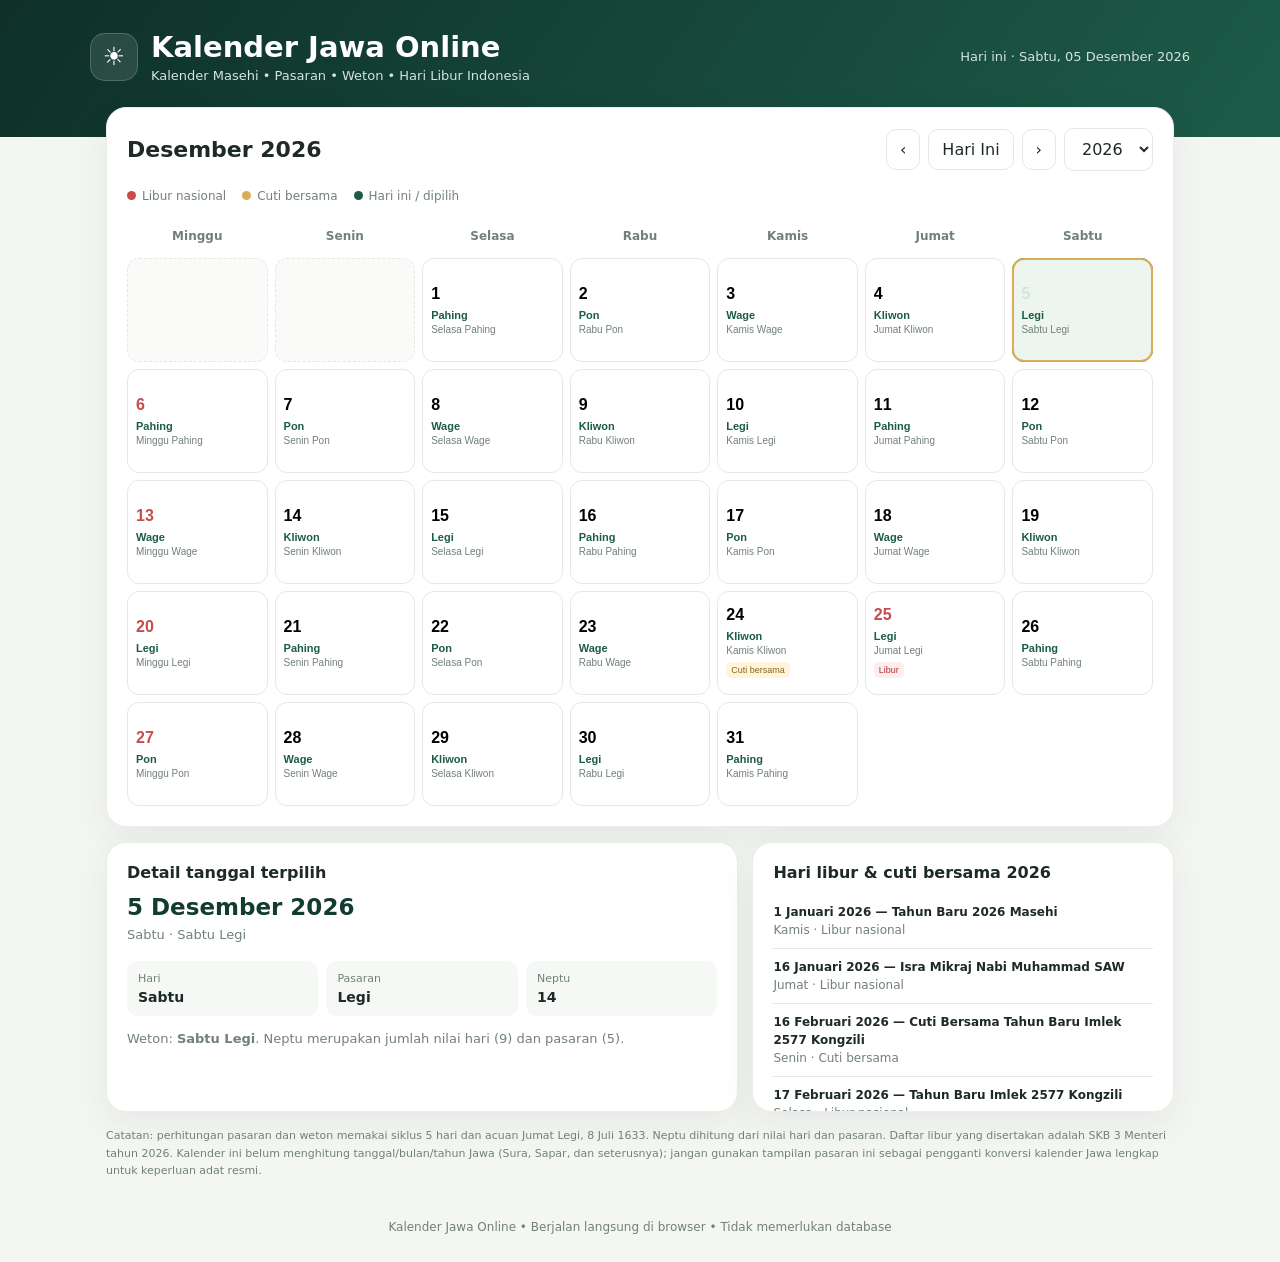
<file: kalender/index.html>
<!DOCTYPE html>
<html lang="id">
<head>
<meta charset="UTF-8">
<meta name="viewport" content="width=device-width, initial-scale=1.0">
<meta name="theme-color" content="#123b32">
<title>Kalender Jawa Online</title>
<style>
:root{--green:#123b32;--green2:#1d5b49;--gold:#d8ad57;--bg:#f4f6f2;--ink:#1d2a25;--muted:#718078;--line:#e4e9e3;--red:#c84c4c;--white:#fff}
*{box-sizing:border-box}body{margin:0;background:var(--bg);color:var(--ink);font-family:Inter,system-ui,-apple-system,Segoe UI,Arial,sans-serif}
header{background:linear-gradient(125deg,#0e3029,#1d5b49);color:white;padding:30px 18px 54px}
.wrap{max-width:1100px;margin:auto}.top{display:flex;align-items:center;justify-content:space-between;gap:16px}.brand{display:flex;align-items:center;gap:13px}.logo{width:48px;height:48px;border-radius:15px;background:#ffffff1c;display:grid;place-items:center;font-size:25px;border:1px solid #ffffff30}.brand h1{font-size:clamp(21px,4vw,29px);margin:0}.brand p{margin:4px 0 0;color:#d5e4dc;font-size:13px}.today{font-size:13px;color:#d5e4dc;text-align:right}
main{max-width:1100px;margin:-30px auto 40px;padding:0 16px}.panel{background:white;border-radius:20px;box-shadow:0 12px 35px #17382b12;border:1px solid #e9eee9;padding:20px}
.toolbar{display:flex;justify-content:space-between;align-items:center;gap:12px;flex-wrap:wrap}.month-title{font-size:22px;font-weight:750}.controls{display:flex;gap:8px;align-items:center}.btn,select{border:1px solid var(--line);background:white;border-radius:10px;padding:10px 13px;color:var(--ink);font:inherit;cursor:pointer}.btn:hover{background:#f1f5f0}.btn.primary{background:var(--green);color:white;border-color:var(--green)}.btn.primary:hover{background:var(--green2)}
.legend{display:flex;gap:16px;flex-wrap:wrap;margin:18px 0;color:var(--muted);font-size:12px}.dot{display:inline-block;width:9px;height:9px;border-radius:50%;margin-right:6px}.calendar{display:grid;grid-template-columns:repeat(7,minmax(0,1fr));gap:7px}.dow{text-align:center;padding:8px 2px;color:var(--muted);font-size:12px;font-weight:700}.day{min-height:104px;border:1px solid var(--line);border-radius:12px;padding:9px 8px;background:white;text-align:left;cursor:pointer;position:relative;transition:.15s;overflow:hidden}.day:hover{border-color:#9ab8a7;transform:translateY(-1px)}.day.empty{background:#fafbf9;border-style:dashed;cursor:default}.day.today{outline:2px solid var(--gold);outline-offset:-2px}.day.selected{background:#edf5ef;border-color:var(--green2)}.num{font-weight:750;font-size:16px}.pasaran{font-size:11px;color:var(--green2);margin-top:6px;font-weight:650}.weton{font-size:10px;color:var(--muted);margin-top:3px}.badge{display:inline-block;font-size:9px;padding:3px 5px;border-radius:5px;margin-top:6px;background:#fdeeee;color:#a33;max-width:100%;white-space:nowrap;overflow:hidden;text-overflow:ellipsis}.badge.cuti{background:#fff4dc;color:#8a641b}.sunday .num,.holiday .num{color:var(--red)}
.below{display:grid;grid-template-columns:1.2fr .8fr;gap:14px;margin-top:15px}.detail h3,.holiday-list h3{margin:0 0 12px;font-size:16px}.detail-date{font-size:23px;font-weight:800;color:var(--green);margin-bottom:5px}.sub{font-size:13px;color:var(--muted);line-height:1.6}.info-grid{display:grid;grid-template-columns:repeat(3,1fr);gap:8px;margin-top:15px}.info{background:#f5f8f4;border-radius:11px;padding:11px}.info small{display:block;color:var(--muted);font-size:11px}.info strong{display:block;margin-top:4px;font-size:14px}.holiday-list{max-height:270px;overflow:auto}.holiday-item{padding:9px 0;border-bottom:1px solid var(--line);font-size:12px;line-height:1.5}.holiday-item strong{display:block;color:var(--ink)}.holiday-item span{color:var(--muted)}.note{font-size:11px;color:var(--muted);line-height:1.6;margin-top:15px}
footer{text-align:center;color:var(--muted);font-size:12px;padding:0 15px 28px}
@media(max-width:700px){header{padding:22px 16px 48px}.today{display:none}.panel{padding:14px;border-radius:16px}.calendar{gap:4px}.day{min-height:79px;padding:7px 5px;border-radius:9px}.num{font-size:14px}.pasaran{font-size:10px;margin-top:5px}.weton{font-size:9px}.badge{font-size:8px;padding:2px 3px}.below{grid-template-columns:1fr}.month-title{font-size:19px}.dow{font-size:11px}}
@media(max-width:390px){.day{min-height:70px;padding:5px 3px}.pasaran{font-size:9px}.weton{font-size:8px}.controls{gap:4px}.btn,select{padding:8px 9px;font-size:12px}}
</style>
</head>
<body>
<header><div class="wrap top">
 <div class="brand"><div class="logo">☀</div><div><h1>Kalender Jawa Online</h1><p>Kalender Masehi • Pasaran • Weton • Hari Libur Indonesia</p></div></div>
 <div class="today" id="todayText"></div>
</div></header>
<main>
 <section class="panel">
  <div class="toolbar">
   <div class="month-title" id="monthTitle"></div>
   <div class="controls">
    <button class="btn" id="prev" aria-label="Bulan sebelumnya">‹</button>
    <button class="btn" id="today">Hari Ini</button>
    <button class="btn" id="next" aria-label="Bulan berikutnya">›</button>
    <select id="yearSelect" aria-label="Pilih tahun"></select>
   </div>
  </div>
  <div class="legend">
   <span><i class="dot" style="background:#c84c4c"></i>Libur nasional</span>
   <span><i class="dot" style="background:#d8ad57"></i>Cuti bersama</span>
   <span><i class="dot" style="background:#1d5b49"></i>Hari ini / dipilih</span>
  </div>
  <div class="calendar" id="calendar"></div>
 </section>
 <section class="below">
  <div class="panel detail" id="detail"></div>
  <div class="panel holiday-list"><h3>Hari libur & cuti bersama 2026</h3><div id="holidayList"></div></div>
 </section>
 <p class="note">Catatan: perhitungan pasaran dan weton memakai siklus 5 hari dan acuan Jumat Legi, 8 Juli 1633. Neptu dihitung dari nilai hari dan pasaran. Daftar libur yang disertakan adalah SKB 3 Menteri tahun 2026. Kalender ini belum menghitung tanggal/bulan/tahun Jawa (Sura, Sapar, dan seterusnya); jangan gunakan tampilan pasaran ini sebagai pengganti konversi kalender Jawa lengkap untuk keperluan adat resmi.</p>
</main>
<footer>Kalender Jawa Online • Berjalan langsung di browser • Tidak memerlukan database</footer>
<script>
const MONTHS=['Januari','Februari','Maret','April','Mei','Juni','Juli','Agustus','September','Oktober','November','Desember'];
const DAYS=['Minggu','Senin','Selasa','Rabu','Kamis','Jumat','Sabtu'];
const PASARAN=['Legi','Pahing','Pon','Wage','Kliwon'];
const NEPTU_HARI=[5,4,3,7,8,6,9]; // Minggu-Sabtu
const NEPTU_PASARAN=[5,9,7,4,8];
const holidays={
 '2026-01-01':['Tahun Baru 2026 Masehi','nasional'],
 '2026-01-16':['Isra Mikraj Nabi Muhammad SAW','nasional'],
 '2026-02-16':['Cuti Bersama Tahun Baru Imlek 2577 Kongzili','cuti'],
 '2026-02-17':['Tahun Baru Imlek 2577 Kongzili','nasional'],
 '2026-03-18':['Cuti Bersama Hari Suci Nyepi','cuti'],
 '2026-03-19':['Hari Suci Nyepi (Tahun Baru Saka 1948)','nasional'],
 '2026-03-20':['Cuti Bersama Idul Fitri 1447 H','cuti'],
 '2026-03-21':['Idul Fitri 1447 Hijriah','nasional'],
 '2026-03-22':['Idul Fitri 1447 Hijriah','nasional'],
 '2026-03-23':['Cuti Bersama Idul Fitri 1447 H','cuti'],
 '2026-03-24':['Cuti Bersama Idul Fitri 1447 H','cuti'],
 '2026-04-03':['Wafat Yesus Kristus','nasional'],
 '2026-04-05':['Kebangkitan Yesus Kristus (Paskah)','nasional'],
 '2026-05-01':['Hari Buruh Internasional','nasional'],
 '2026-05-14':['Kenaikan Yesus Kristus','nasional'],
 '2026-05-15':['Cuti Bersama Kenaikan Yesus Kristus','cuti'],
 '2026-05-27':['Idul Adha 1447 Hijriah','nasional'],
 '2026-05-28':['Cuti Bersama Idul Adha 1447 H','cuti'],
 '2026-05-31':['Hari Raya Waisak 2570 BE','nasional'],
 '2026-06-01':['Hari Lahir Pancasila','nasional'],
 '2026-06-16':['1 Muharam Tahun Baru Islam 1448 H','nasional'],
 '2026-08-17':['Proklamasi Kemerdekaan RI','nasional'],
 '2026-08-25':['Maulid Nabi Muhammad SAW','nasional'],
 '2026-12-24':['Cuti Bersama Hari Natal','cuti'],
 '2026-12-25':['Kelahiran Yesus Kristus / Hari Natal','nasional']
};
const pad=n=>String(n).padStart(2,'0');
const key=d=>`${d.getFullYear()}-${pad(d.getMonth()+1)}-${pad(d.getDate())}`;
const localDate=(y,m,d)=>new Date(y,m,d,12,0,0);
function weton(date){
 // 8 Juli 1633 adalah Jumat Legi; hitung selisih hari kalender tanpa masalah DST.
 const anchor=Date.UTC(1633,6,8), target=Date.UTC(date.getFullYear(),date.getMonth(),date.getDate());
 const diff=Math.round((target-anchor)/86400000);
 const p=((diff%5)+5)%5;
 const day=date.getDay();
 return {pasaran:PASARAN[p],neptu:NEPTU_HARI[day]+NEPTU_PASARAN[p],weton:`${DAYS[day]} ${PASARAN[p]}`};
}
let view=new Date();view.setDate(1);let selected=new Date();selected.setHours(12,0,0,0);
const $=id=>document.getElementById(id);
function render(){
 $('monthTitle').textContent=`${MONTHS[view.getMonth()]} ${view.getFullYear()}`;
 $('todayText').textContent='Hari ini · '+new Intl.DateTimeFormat('id-ID',{dateStyle:'full'}).format(new Date());
 const select=$('yearSelect');if(!select.options.length){for(let y=1900;y<=2100;y++){let o=document.createElement('option');o.value=y;o.textContent=y;select.append(o)}}select.value=view.getFullYear();
 const grid=$('calendar');grid.innerHTML='';
 DAYS.forEach(d=>{let el=document.createElement('div');el.className='dow';el.textContent=d;grid.append(el)});
 const first=localDate(view.getFullYear(),view.getMonth(),1).getDay();
 const count=new Date(view.getFullYear(),view.getMonth()+1,0).getDate();
 for(let i=0;i<first;i++){let e=document.createElement('div');e.className='day empty';grid.append(e)}
 for(let n=1;n<=count;n++){
  const date=localDate(view.getFullYear(),view.getMonth(),n), k=key(date), info=weton(date), h=holidays[k];
  let b=document.createElement('button');b.type='button';b.className='day'+(date.getDay()===0?' sunday':'')+(h?.[1]==='nasional'?' holiday':'')+(key(date)===key(new Date())?' today':'')+(key(date)===key(selected)?' selected':'');
  let html=`<div class="num">${n}</div><div class="pasaran">${info.pasaran}</div><div class="weton">${info.weton}</div>`;
  if(h)html+=`<div class="badge ${h[1]==='cuti'?'cuti':''}" title="${h[0]}">${h[1]==='cuti'?'Cuti bersama':'Libur'}</div>`;
  b.innerHTML=html;b.title=`${info.weton} • Neptu ${info.neptu}${h?' • '+h[0]:''}`;b.addEventListener('click',()=>{selected=date;render()});grid.append(b);
 }
 renderDetail();renderHolidayList();
}
function renderDetail(){
 const w=weton(selected),h=holidays[key(selected)];
 $('detail').innerHTML=`<h3>Detail tanggal terpilih</h3><div class="detail-date">${selected.getDate()} ${MONTHS[selected.getMonth()]} ${selected.getFullYear()}</div><div class="sub">${DAYS[selected.getDay()]} · ${w.weton}${h?`<br><strong style="color:${h[1]==='cuti'?'#8a641b':'#b33'}">${h[1]==='cuti'?'Cuti bersama':'Libur nasional'}: ${h[0]}</strong>`:''}</div><div class="info-grid"><div class="info"><small>Hari</small><strong>${DAYS[selected.getDay()]}</strong></div><div class="info"><small>Pasaran</small><strong>${w.pasaran}</strong></div><div class="info"><small>Neptu</small><strong>${w.neptu}</strong></div></div><p class="sub" style="margin-top:13px">Weton: <strong>${w.weton}</strong>. Neptu merupakan jumlah nilai hari (${NEPTU_HARI[selected.getDay()]}) dan pasaran (${NEPTU_PASARAN[PASARAN.indexOf(w.pasaran)]}).</p>`;
}
function renderHolidayList(){
 const box=$('holidayList');box.innerHTML='';
 Object.entries(holidays).sort(([a],[b])=>a.localeCompare(b)).forEach(([k,v])=>{
  const [y,m,d]=k.split('-').map(Number),date=localDate(y,m-1,d);
  const item=document.createElement('div');item.className='holiday-item';
  item.innerHTML=`<strong>${d} ${MONTHS[m-1]} 2026 — ${v[0]}</strong><span>${DAYS[date.getDay()]} · ${v[1]==='cuti'?'Cuti bersama':'Libur nasional'}</span>`;
  box.append(item);
 });
}
$('prev').onclick=()=>{view.setMonth(view.getMonth()-1);render()};
$('next').onclick=()=>{view.setMonth(view.getMonth()+1);render()};
$('today').onclick=()=>{selected=new Date();selected.setHours(12,0,0,0);view=new Date(selected.getFullYear(),selected.getMonth(),1);render()};
$('yearSelect').onchange=e=>{view.setFullYear(Number(e.target.value));render()};
render();
</script>
</body>
</html>
</file>
